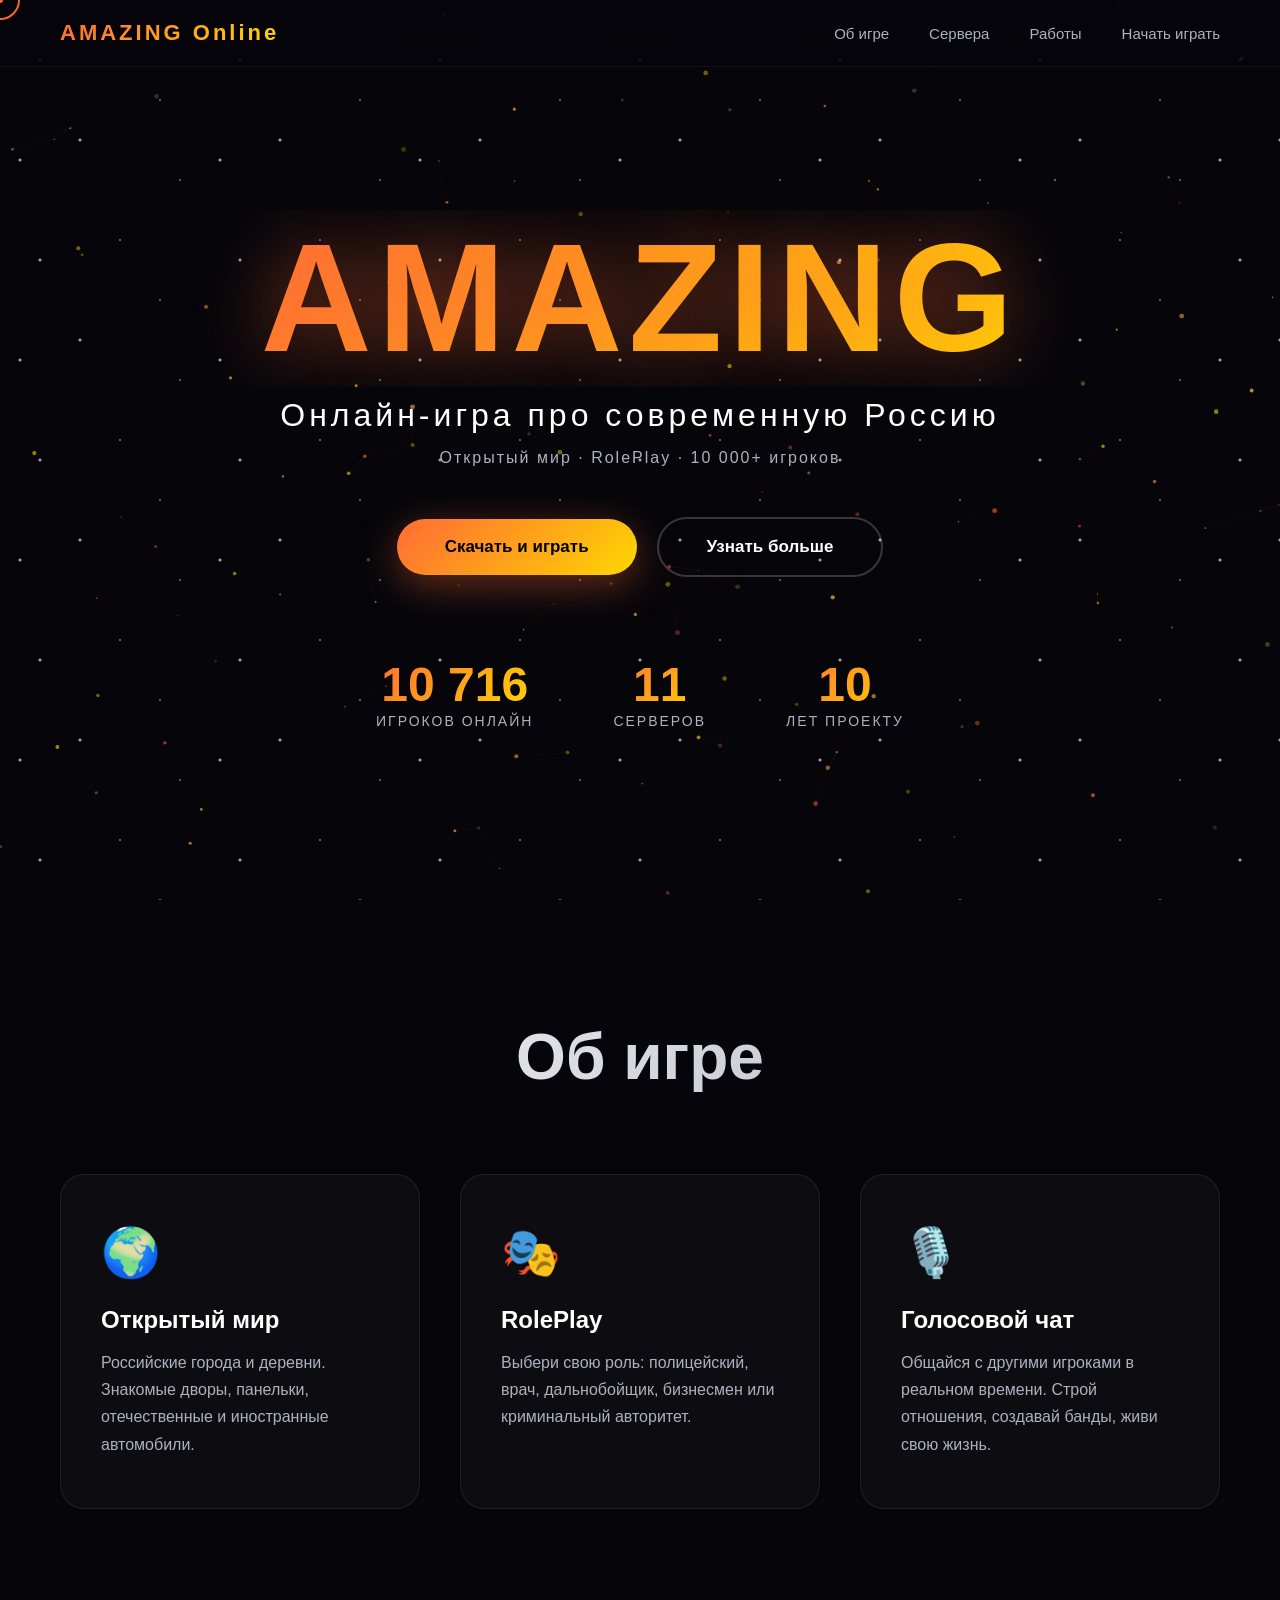
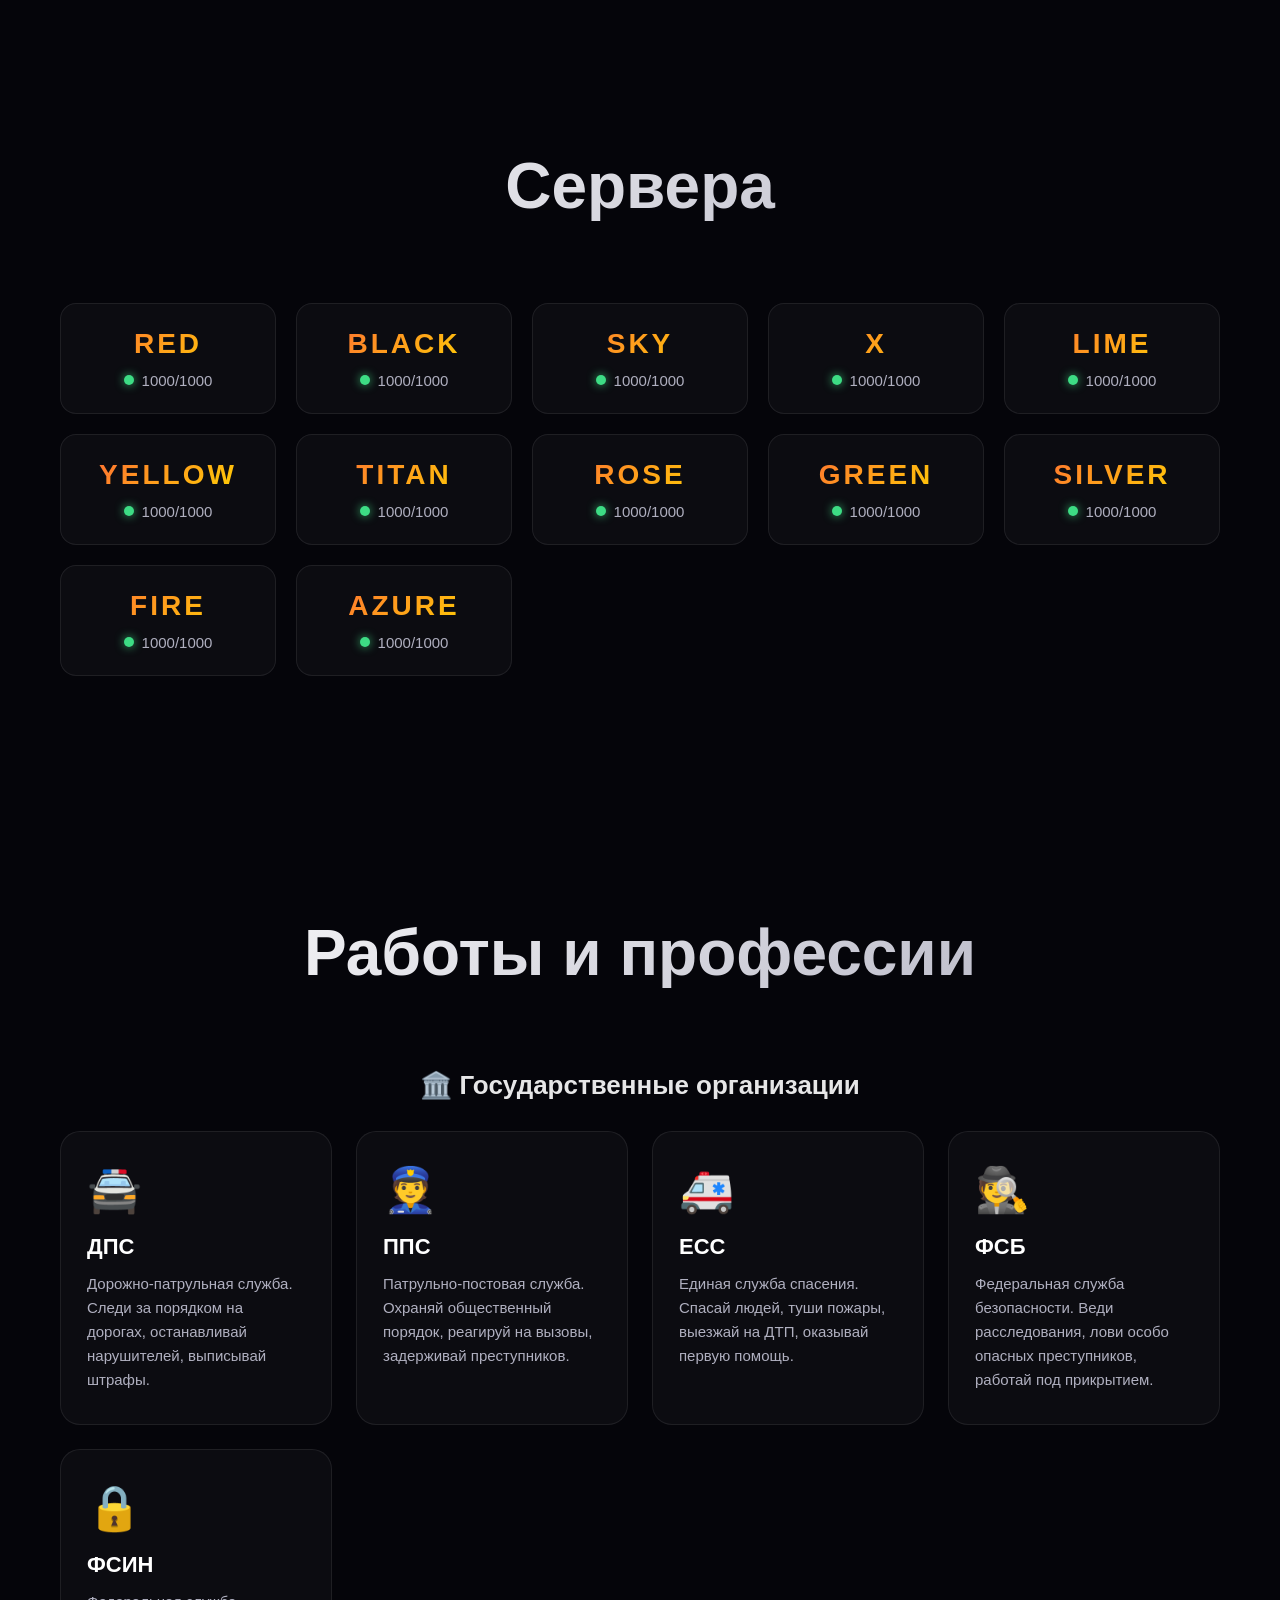
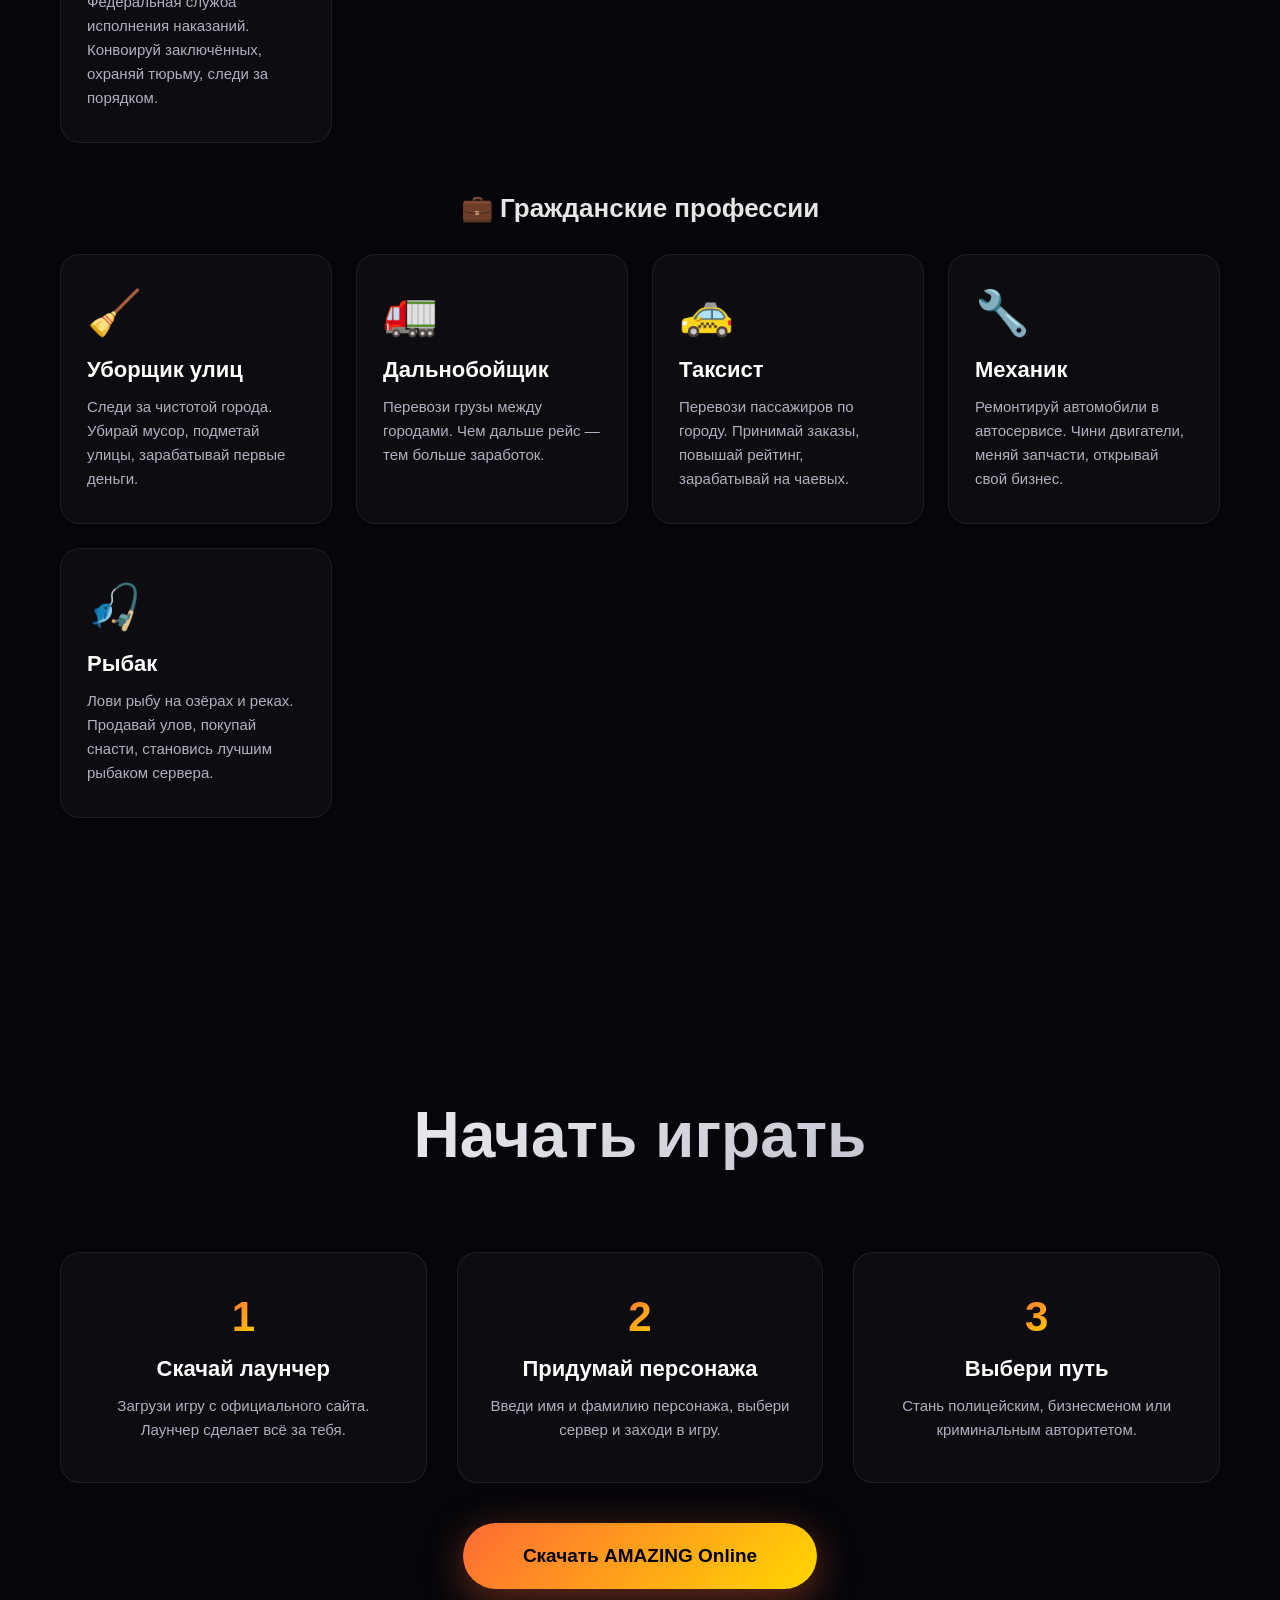
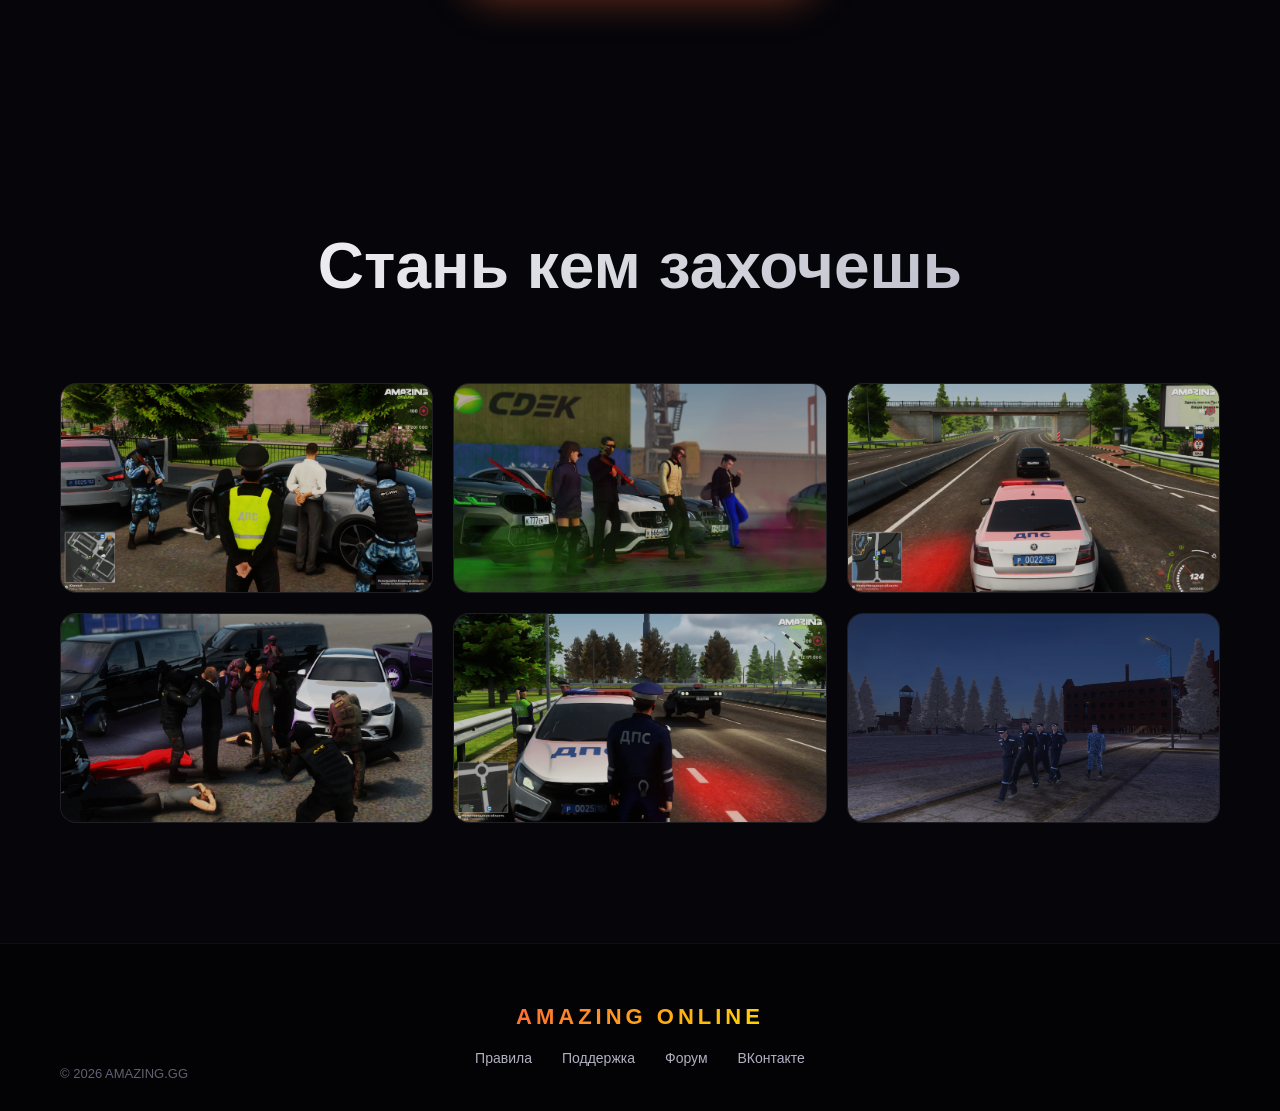
<file: index.html>
<!DOCTYPE html>
<html lang="ru">
<head>
    <meta charset="UTF-8">
    <meta name="viewport" content="width=device-width, initial-scale=1.0">
    <meta name="description" content="AMAZING Online — атмосферная онлайн-игра про современную Россию. Открытый мир, RolePlay, тысячи игроков.">
    <title>AMAZING Online — Играй в свою жизнь</title>
    <link rel="stylesheet" href="style.css">
    <link rel="preconnect" href="https://fonts.googleapis.com">
</head>
<body>

    <!-- Канвас для частиц -->
    <canvas id="particles-canvas"></canvas>

    <!-- Слой параллакса: звёзды -->
    <div class="parallax-layer" data-speed="0.2"></div>
    <div class="parallax-layer" data-speed="0.5"></div>
    <div class="parallax-layer" data-speed="0.8"></div>

    <!-- Прелоадер -->
    <div id="preloader">
        <div class="loader-ring"></div>
        <div class="loader-text">AMAZING</div>
    </div>

    <!-- Курсор -->
    <div class="custom-cursor"></div>
    <div class="custom-cursor-dot"></div>

    <!-- Навигация -->
    <header class="main-header">
        <div class="logo">
    <a href="index.html" class="logo-text">AMAZING Online</a>
</div>
        </div>
        <nav>
            <a href="#about">Об игре</a>
            <a href="#servers">Сервера</a>
            <a href="#jobs">Работы</a>
            <a href="#start">Начать играть</a>
        </nav>
    </header>

    <!-- Hero-секция -->
    <section class="hero">
       <h1 class="hero-title">
    <span class="hero-title-inner" data-text="AMAZING">AMAZING</span>
</h1>
        <p class="hero-subtitle">Онлайн-игра про современную Россию</p>
        <p class="hero-tagline">Открытый мир · RolePlay · 10 000+ игроков</p>

    <div class="hero-buttons">
    <button class="btn-primary" onclick="window.open('https://amazing-online.com/gta', '_blank')">
        Скачать и играть
    </button>
    <button class="btn-secondary" onclick="window.location.href='about.html'">
        Узнать больше
    </button>
</div>
        <div class="hero-stats">
            <div class="stat">
                <span class="stat-number" data-target="10898">0</span>
                <span class="stat-label">Игроков онлайн</span>
            </div>
            <div class="stat">
                <span class="stat-number" data-target="12">0</span>
                <span class="stat-label">Серверов</span>
            </div>
            <div class="stat">
                <span class="stat-number" data-target="11">0</span>
                <span class="stat-label">Лет проекту</span>
            </div>
        </div>
    </section>

    <!-- Секция "Об игре" -->
    <section id="about" class="section about">
        <h2 class="section-title">Об игре</h2>
        <div class="about-grid">
            <div class="about-card" data-delay="0">
                <div class="card-icon">🌍</div>
                <h3>Открытый мир</h3>
                <p>Российские города и деревни. Знакомые дворы, панельки, отечественные и иностранные автомобили.</p>
            </div>
            <div class="about-card" data-delay="200">
                <div class="card-icon">🎭</div>
                <h3>RolePlay</h3>
                <p>Выбери свою роль: полицейский, врач, дальнобойщик, бизнесмен или криминальный авторитет.</p>
            </div>
            <div class="about-card" data-delay="400">
                <div class="card-icon">🎙️</div>
                <h3>Голосовой чат</h3>
                <p>Общайся с другими игроками в реальном времени. Строй отношения, создавай банды, живи свою жизнь.</p>
            </div>
        </div>
    </section>

    <!-- Секция "Сервера" -->
<section id="servers" class="section servers">
    <h2 class="section-title">Сервера</h2>
    <div class="servers-grid" id="servers-grid">

        <div class="server-card">
            <div class="server-name">RED</div>
            <div class="server-status"><span class="status-dot online"></span>1000/1000</div>
        </div>
        <div class="server-card">
            <div class="server-name">BLACK</div>
            <div class="server-status"><span class="status-dot online"></span>1000/1000</div>
        </div>
        <div class="server-card">
            <div class="server-name">SKY</div>
            <div class="server-status"><span class="status-dot online"></span>1000/1000</div>
        </div>
        <div class="server-card">
            <div class="server-name">X</div>
            <div class="server-status"><span class="status-dot online"></span>1000/1000</div>
        </div>
        <div class="server-card">
            <div class="server-name">LIME</div>
            <div class="server-status"><span class="status-dot online"></span>1000/1000</div>
        </div>
        <div class="server-card">
            <div class="server-name">YELLOW</div>
            <div class="server-status"><span class="status-dot online"></span>1000/1000</div>
        </div>
        <div class="server-card">
            <div class="server-name">TITAN</div>
            <div class="server-status"><span class="status-dot online"></span>1000/1000</div>
        </div>
        <div class="server-card">
            <div class="server-name">ROSE</div>
            <div class="server-status"><span class="status-dot online"></span>1000/1000</div>
        </div>
        <div class="server-card">
            <div class="server-name">GREEN</div>
            <div class="server-status"><span class="status-dot online"></span>1000/1000</div>
        </div>
        <div class="server-card">
            <div class="server-name">SILVER</div>
            <div class="server-status"><span class="status-dot online"></span>1000/1000</div>
        </div>
        <div class="server-card">
            <div class="server-name">FIRE</div>
            <div class="server-status"><span class="status-dot online"></span>1000/1000</div>
        </div>
        <div class="server-card">
            <div class="server-name">AZURE</div>
            <div class="server-status"><span class="status-dot online"></span>1000/1000</div>
        </div>

    </div>
</section>

    <!-- Секция "Работы" -->
<section id="jobs" class="section jobs">
    <h2 class="section-title">Работы и профессии</h2>

    <h3 class="jobs-subtitle">🏛️ Государственные организации</h3>
    <div class="jobs-grid">
        <div class="job-card">
            <div class="job-icon">🚔</div>
            <h3>ДПС</h3>
            <p>Дорожно-патрульная служба. Следи за порядком на дорогах, останавливай нарушителей, выписывай штрафы.</p>
        </div>
        <div class="job-card">
            <div class="job-icon">👮</div>
            <h3>ППС</h3>
            <p>Патрульно-постовая служба. Охраняй общественный порядок, реагируй на вызовы, задерживай преступников.</p>
        </div>
        <div class="job-card">
            <div class="job-icon">🚑</div>
            <h3>ЕСС</h3>
            <p>Единая служба спасения. Спасай людей, туши пожары, выезжай на ДТП, оказывай первую помощь.</p>
        </div>
        <div class="job-card">
            <div class="job-icon">🕵️</div>
            <h3>ФСБ</h3>
            <p>Федеральная служба безопасности. Веди расследования, лови особо опасных преступников, работай под прикрытием.</p>
        </div>
        <div class="job-card">
            <div class="job-icon">🔒</div>
            <h3>ФСИН</h3>
            <p>Федеральная служба исполнения наказаний. Конвоируй заключённых, охраняй тюрьму, следи за порядком.</p>
        </div>
    </div>

    <h3 class="jobs-subtitle">💼 Гражданские профессии</h3>
    <div class="jobs-grid">
        <div class="job-card">
            <div class="job-icon">🧹</div>
            <h3>Уборщик улиц</h3>
            <p>Следи за чистотой города. Убирай мусор, подметай улицы, зарабатывай первые деньги.</p>
        </div>
        <div class="job-card">
            <div class="job-icon">🚛</div>
            <h3>Дальнобойщик</h3>
            <p>Перевози грузы между городами. Чем дальше рейс — тем больше заработок.</p>
        </div>
        <div class="job-card">
            <div class="job-icon">🚕</div>
            <h3>Таксист</h3>
            <p>Перевози пассажиров по городу. Принимай заказы, повышай рейтинг, зарабатывай на чаевых.</p>
        </div>
        <div class="job-card">
            <div class="job-icon">🔧</div>
            <h3>Механик</h3>
            <p>Ремонтируй автомобили в автосервисе. Чини двигатели, меняй запчасти, открывай свой бизнес.</p>
        </div>
        <div class="job-card">
            <div class="job-icon">🎣</div>
            <h3>Рыбак</h3>
            <p>Лови рыбу на озёрах и реках. Продавай улов, покупай снасти, становись лучшим рыбаком сервера.</p>
        </div>
    </div>
</section>

    <!-- Секция "Начать играть" -->
    <section id="start" class="section start">
        <h2 class="section-title">Начать играть</h2>
        <div class="start-steps">
            <div class="step">
                <span class="step-number">1</span>
                <h3>Скачай лаунчер</h3>
                <p>Загрузи игру с официального сайта. Лаунчер сделает всё за тебя.</p>
            </div>
            <div class="step">
                <span class="step-number">2</span>
                <h3>Придумай персонажа</h3>
                <p>Введи имя и фамилию персонажа, выбери сервер и заходи в игру.</p>
            </div>
            <div class="step">
                <span class="step-number">3</span>
                <h3>Выбери путь</h3>
                <p>Стань полицейским, бизнесменом или криминальным авторитетом.</p>
            </div>
        </div>
        <button class="btn-primary btn-large" onclick="window.open('https://amazing-online.com', '_blank')">
            Скачать AMAZING Online
        </button>
    </section>

    <!-- Футер -->
  <!-- ✅ ГАЛЕРЕЯ -->
<section class="section gallery">
    <h2 class="section-title">Стань кем захочешь</h2>
    <div class="gallery-grid">
        <div class="gallery-item">
            <img src="game1.jpg" alt="Скриншот 1">
        </div>
        <div class="gallery-item">
            <img src="game2.jpg" alt="Скриншот 2">
        </div>
        <div class="gallery-item">
            <img src="game4.jpg" alt="Скриншот 3">
        </div>
        <div class="gallery-item">
            <img src="game5.jpg" alt="Скриншот 4">
        </div>
        <div class="gallery-item">
            <img src="game13.jpg" alt="Скриншот 5">
        </div>
        <div class="gallery-item">
            <img src="game8.jpg" alt="Скриншот 6">
        </div>
    </div>
</section>
    <footer class="main-footer">
        <div class="footer-content">
            <div class="footer-logo">AMAZING ONLINE</div>
          <div class="footer-links">
    <a href="https://amazing-online.com/rules/1-atmosfera" target="_blank" rel="noopener">Правила</a>
    <a href="https://amazing-online.com/help/technical" target="_blank" rel="noopener">Поддержка</a>
    <a href="https://forum.amazing-online.com/" target="_blank" rel="noopener">Форум</a>
    <a href="https://vk.com/amazingonline" target="_blank" rel="noopener">ВКонтакте</a>
</div>
            </div>
            <div class="footer-copy">© 2026 AMAZING.GG</div>
        </div>
    </footer>

    <script src="particles.js"></script>
    <script src="parallax.js"></script>
    <script src="script.js"></script>
</body>
</html>
</file>
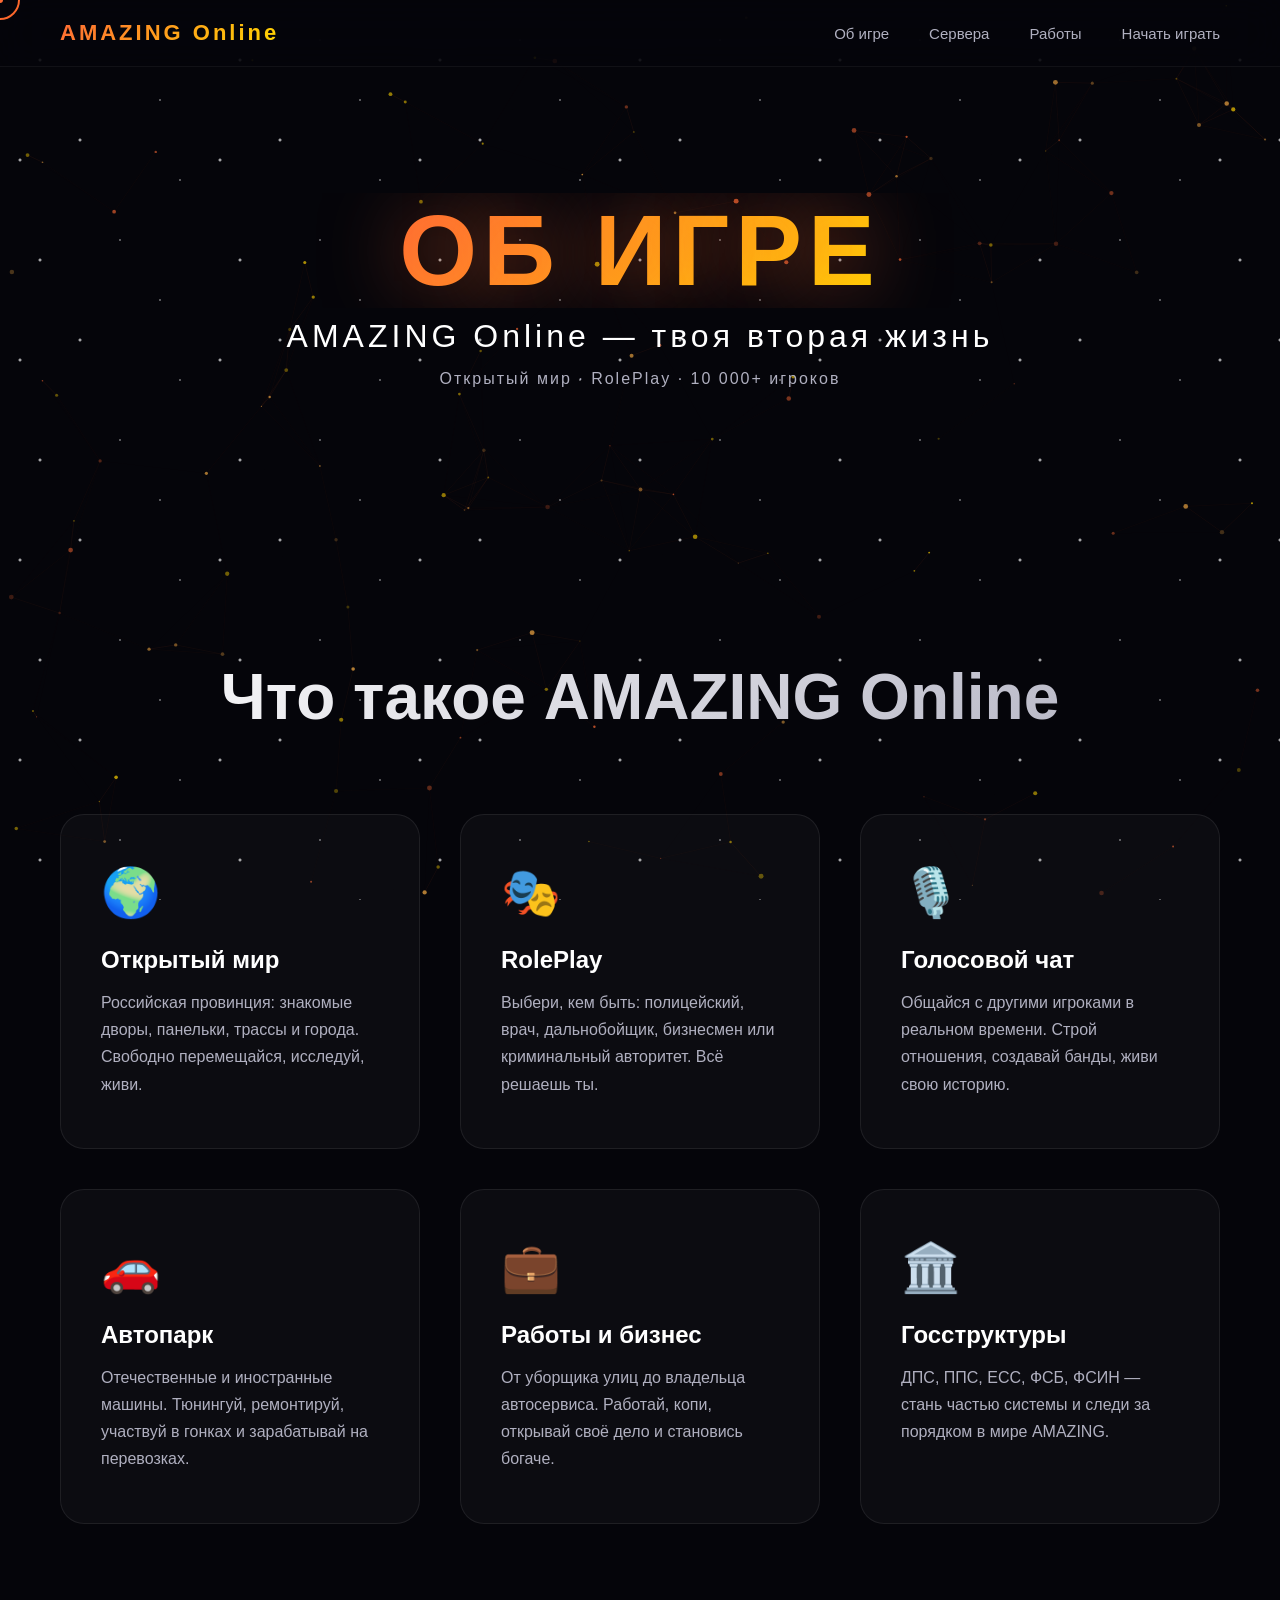
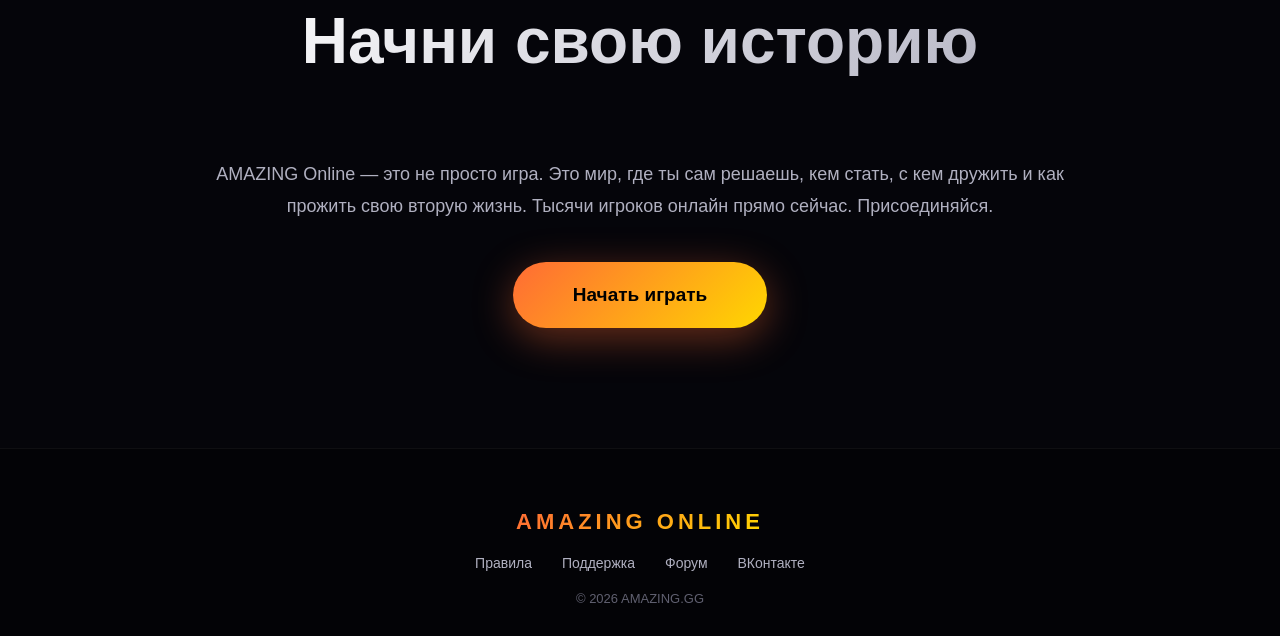
<file: about.html>
<!DOCTYPE html>
<html lang="ru">
<head>
    <meta charset="UTF-8">
    <meta name="viewport" content="width=device-width, initial-scale=1.0">
    <meta name="description" content="Об игре AMAZING Online — атмосферная онлайн-игра про современную Россию.">
    <title>Об игре — AMAZING Online</title>
    <link rel="stylesheet" href="style.css">
</head>
<body>

    <!-- Канвас частиц -->
    <canvas id="particles-canvas"></canvas>

    <!-- Параллакс-слои -->
    <div class="parallax-layer" data-speed="0.2"></div>
    <div class="parallax-layer" data-speed="0.5"></div>
    <div class="parallax-layer" data-speed="0.8"></div>

    <!-- Курсор -->
    <div class="custom-cursor"></div>
    <div class="custom-cursor-dot"></div>

    <!-- Навигация -->
    <header class="main-header">
    <div class="logo">
    <a href="index.html" class="logo-text">AMAZING Online</a>
</div>
        <nav>
            <a href="index.html#about">Об игре</a>
            <a href="index.html#servers">Сервера</a>
            <a href="index.html#jobs">Работы</a>
            <a href="index.html#start">Начать играть</a>
        </nav>
    </header>

    <!-- Главная секция -->
    <section class="hero" style="min-height: 60vh;">
        <h1 class="hero-title" style="font-size: clamp(40px, 8vw, 100px);">
            <span class="hero-title-inner">ОБ ИГРЕ</span>
        </h1>
        <p class="hero-subtitle">AMAZING Online — твоя вторая жизнь</p>
        <p class="hero-tagline">Открытый мир · RolePlay · 10 000+ игроков</p>
    </section>

    <!-- Секция с текстом -->
    <section class="section about">
        <h2 class="section-title">Что такое AMAZING Online</h2>

        <div class="about-grid">
            <div class="about-card visible">
                <div class="card-icon">🌍</div>
                <h3>Открытый мир</h3>
                <p>Российская провинция: знакомые дворы, панельки, трассы и города. Свободно перемещайся, исследуй, живи.</p>
            </div>
            <div class="about-card visible">
                <div class="card-icon">🎭</div>
                <h3>RolePlay</h3>
                <p>Выбери, кем быть: полицейский, врач, дальнобойщик, бизнесмен или криминальный авторитет. Всё решаешь ты.</p>
            </div>
            <div class="about-card visible">
                <div class="card-icon">🎙️</div>
                <h3>Голосовой чат</h3>
                <p>Общайся с другими игроками в реальном времени. Строй отношения, создавай банды, живи свою историю.</p>
            </div>
            <div class="about-card visible">
                <div class="card-icon">🚗</div>
                <h3>Автопарк</h3>
                <p>Отечественные и иностранные машины. Тюнингуй, ремонтируй, участвуй в гонках и зарабатывай на перевозках.</p>
            </div>
            <div class="about-card visible">
                <div class="card-icon">💼</div>
                <h3>Работы и бизнес</h3>
                <p>От уборщика улиц до владельца автосервиса. Работай, копи, открывай своё дело и становись богаче.</p>
            </div>
            <div class="about-card visible">
                <div class="card-icon">🏛️</div>
                <h3>Госструктуры</h3>
                <p>ДПС, ППС, ЕСС, ФСБ, ФСИН — стань частью системы и следи за порядком в мире AMAZING.</p>
            </div>
        </div>

        <div style="max-width: 900px; margin: 80px auto 0; text-align: center;">
            <h2 class="section-title">Начни свою историю</h2>
            <p style="font-size: 18px; color: #b0b0c0; line-height: 1.8; margin-bottom: 40px;">
                AMAZING Online — это не просто игра. Это мир, где ты сам решаешь, кем стать,
                с кем дружить и как прожить свою вторую жизнь. Тысячи игроков онлайн прямо сейчас.
                Присоединяйся.
            </p>
            <button class="btn-primary btn-large" onclick="window.location.href='index.html#start'">
                Начать играть
            </button>
        </div>
    </section>

    <!-- Футер -->
    <footer class="main-footer">
        <div class="footer-content">
            <div class="footer-logo">AMAZING ONLINE</div>
            <div class="footer-links">
                <a href="https://amazing-online.com/rules/1-atmosfera" target="_blank" rel="noopener">Правила</a>
                <a href="https://amazing-online.com/help/technical" target="_blank" rel="noopener">Поддержка</a>
                <a href="https://forum.amazing-online.com/" target="_blank" rel="noopener">Форум</a>
                <a href="https://vk.com/amazingonline" target="_blank" rel="noopener">ВКонтакте</a>
            </div>
            <div class="footer-copy">© 2026 AMAZING.GG</div>
        </div>
    </footer>

    <script src="particles.js"></script>
    <script src="parallax.js"></script>
    <script>
        // Курсор
        const cursor = document.querySelector('.custom-cursor');
        const cursorDot = document.querySelector('.custom-cursor-dot');
        if (cursor && cursorDot) {
            let cx = 0, cy = 0, dx = 0, dy = 0;
            document.addEventListener('mousemove', (e) => { cx = e.clientX; cy = e.clientY; });
            (function animate() {
                dx += (cx - dx) * 0.9;
                dy += (cy - dy) * 0.9;
                cursor.style.transform = `translate(${cx - 20}px, ${cy - 20}px)`;
                cursorDot.style.transform = `translate(${dx - 3}px, ${dy - 3}px)`;
                requestAnimationFrame(animate);
            })();
        }
    </script>

</body>
</html>
</file>
<file: style.css>
/* ============================================
   AMAZING ONLINE — MAIN STYLES
   ============================================ */

:root {
    --bg-dark: #05050a;
    --bg-mid: #0f0f1a;
    --accent: #ff6b35;
    --accent-2: #ffb347;
    --accent-3: #ffd700;
    --text-primary: #ffffff;
    --text-secondary: #b0b0c0;
    --glow: rgba(255, 107, 53, 0.6);
}

* {
    margin: 0;
    padding: 0;
    box-sizing: border-box;
}

html {
    scroll-behavior: smooth;
}

body {
    background: var(--bg-dark);
    color: var(--text-primary);
    font-family: 'Segoe UI', -apple-system, BlinkMacSystemFont, sans-serif;
    overflow-x: hidden;
    cursor: none;
}

/* ============================================
   КАСТОМНЫЙ КУРСОР
   ============================================ */
.custom-cursor {
    position: fixed;
    width: 40px;
    height: 40px;
    border: 2px solid var(--accent);
    border-radius: 50%;
    pointer-events: none;
    z-index: 9999;
    transition: transform 0.1s ease, width 0.2s, height 0.2s;
    mix-blend-mode: difference;
}

.custom-cursor-dot {
    position: fixed;
    width: 6px;
    height: 6px;
    background: var(--accent);
    border-radius: 50%;
    pointer-events: none;
    z-index: 9999;
    transition: transform 0.05s ease;
}

/* ============================================
   ПРЕЛОАДЕР
   ============================================ */
#preloader {
    position: fixed;
    inset: 0;
    background: var(--bg-dark);
    display: flex;
    flex-direction: column;
    justify-content: center;
    align-items: center;
    z-index: 10000;
    transition: opacity 0.8s ease, visibility 0.8s ease;
}

#preloader.hidden {
    opacity: 0;
    visibility: hidden;
}

.loader-ring {
    width: 80px;
    height: 80px;
    border: 4px solid transparent;
    border-top-color: var(--accent);
    border-right-color: var(--accent-2);
    border-radius: 50%;
    animation: spin 1s linear infinite;
}

.loader-text {
    margin-top: 30px;
    font-size: 24px;
    font-weight: 800;
    letter-spacing: 8px;
    background: linear-gradient(90deg, var(--accent), var(--accent-3));
    -webkit-background-clip: text;
    -webkit-text-fill-color: transparent;
    animation: pulse 1.5s ease-in-out infinite;
}

@keyframes spin {
    to { transform: rotate(360deg); }
}

@keyframes pulse {
    0%, 100% { opacity: 0.5; }
    50% { opacity: 1; }
}

/* ============================================
   КАНВАС ЧАСТИЦ
   ============================================ */
#particles-canvas {
    position: fixed;
    inset: 0;
    z-index: 0;
    pointer-events: none;
}

/* ============================================
   ПАРАЛЛАКС-СЛОИ
   ============================================ */
.parallax-layer {
    position: fixed;
    inset: 0;
    pointer-events: none;
    z-index: 0;
}

.parallax-layer::before {
    content: '';
    position: absolute;
    inset: 0;
    background-image: radial-gradient(2px 2px at 20% 30%, white, transparent),
                      radial-gradient(2px 2px at 40% 70%, white, transparent),
                      radial-gradient(1px 1px at 60% 20%, white, transparent),
                      radial-gradient(1px 1px at 80% 50%, white, transparent),
                      radial-gradient(2px 2px at 10% 80%, white, transparent),
                      radial-gradient(1px 1px at 90% 90%, white, transparent);
    background-size: 200px 200px;
    opacity: 0.6;
    animation: drift 60s linear infinite;
}

.parallax-layer[data-speed="0.2"]::before { opacity: 0.2; }
.parallax-layer[data-speed="0.5"]::before { opacity: 0.4; }
.parallax-layer[data-speed="0.8"]::before { opacity: 0.7; }

@keyframes drift {
    from { transform: translateY(0); }
    to { transform: translateY(-200px); }
}

/* ============================================
   ХЕДЕР
   ============================================ */
.main-header {
    position: fixed;
    top: 0;
    left: 0;
    right: 0;
    display: flex;
    justify-content: space-between;
    align-items: center;
    padding: 20px 60px;
    z-index: 100;
    background: rgba(5, 5, 10, 0.7);
    backdrop-filter: blur(20px);
    border-bottom: 1px solid rgba(255, 255, 255, 0.05);
    transition: padding 0.3s ease;
}

.main-header.scrolled {
    padding: 12px 60px;
}

.logo img {
    height: 40px;
    transition: transform 0.3s ease;
}

.logo img:hover {
    transform: scale(1.1);
}

/* ✅ ТЕКСТОВЫЙ ЛОГОТИП */
.logo-text {
    color: #ffffff;
    text-decoration: none;
    font-size: 22px;
    font-weight: 900;
    letter-spacing: 3px;
    background: linear-gradient(135deg, var(--accent), var(--accent-3));
    -webkit-background-clip: text;
    -webkit-text-fill-color: transparent;
    background-clip: text;
    transition: transform 0.3s ease;
    display: inline-block;
}

.logo-text:hover {
    transform: scale(1.05);
}

.main-header nav {
    display: flex;
    gap: 40px;
}

.main-header nav a {
    color: var(--text-secondary);
    text-decoration: none;
    font-size: 15px;
    font-weight: 500;
    position: relative;
    transition: color 0.3s ease;
}

.main-header nav a::after {
    content: '';
    position: absolute;
    bottom: -4px;
    left: 0;
    width: 0;
    height: 2px;
    background: linear-gradient(90deg, var(--accent), var(--accent-3));
    transition: width 0.3s ease;
}

.main-header nav a:hover {
    color: var(--text-primary);
}

.main-header nav a:hover::after {
    width: 100%;
}

/* ============================================
   HERO
   ============================================ */
.hero {
    min-height: 100vh;
    display: flex;
    flex-direction: column;
    justify-content: center;
    align-items: center;
    text-align: center;
    padding: 120px 20px 80px;
    position: relative;
    z-index: 1;
}

.hero-title {
    font-size: clamp(60px, 12vw, 160px);
    font-weight: 900;
    letter-spacing: 6px;
    position: relative;
    overflow: hidden;
    width: 100%;
    display: flex;
    justify-content: center;
}

.hero-title-inner {
    display: inline-block;
    white-space: nowrap;
    background: linear-gradient(135deg, var(--accent), var(--accent-3), var(--accent));
    background-size: 200% 200%;
    -webkit-background-clip: text;
    -webkit-text-fill-color: transparent;
    animation: gradientShift 4s ease infinite, scrollTitle 7s ease-in-out infinite;
    text-shadow: 0 0 80px var(--glow);
}

@keyframes gradientShift {
    0%, 100% { background-position: 0% 50%; }
    50% { background-position: 100% 50%; }
}

@keyframes scrollTitle {
    0%   { transform: translateX(0);     opacity: 1; }
    40%  { transform: translateX(0);     opacity: 1; }
    65%  { transform: translateX(130%);  opacity: 0; }
    66%  { transform: translateX(-130%); opacity: 0; }
    100% { transform: translateX(0);     opacity: 1; }
}

.hero-subtitle {
    font-size: clamp(20px, 3vw, 32px);
    color: var(--text-primary);
    margin-top: 10px;
    font-weight: 300;
    letter-spacing: 4px;
    opacity: 0;
    animation: fadeInUp 1s ease 0.3s forwards;
}

.hero-tagline {
    font-size: 16px;
    color: var(--text-secondary);
    margin-top: 15px;
    letter-spacing: 2px;
    opacity: 0;
    animation: fadeInUp 1s ease 0.5s forwards;
}

@keyframes fadeInUp {
    from { opacity: 0; transform: translateY(30px); }
    to   { opacity: 1; transform: translateY(0); }
}

/* ============================================
   КНОПКИ
   ============================================ */
.hero-buttons {
    display: flex;
    flex-direction: row;
    justify-content: center;
    align-items: center;
    gap: 20px;
    margin-top: 50px;
    opacity: 0;
    animation: fadeInUp 1s ease 0.7s forwards;
    width: 100%;
}

.btn-primary, .btn-secondary {
    padding: 18px 48px;
    border: none;
    border-radius: 50px;
    font-size: 17px;
    font-weight: 700;
    cursor: none;
    transition: all 0.4s cubic-bezier(0.175, 0.885, 0.32, 1.275);
    position: relative;
    overflow: hidden;
}

.btn-primary {
    background: linear-gradient(135deg, var(--accent), var(--accent-3));
    color: #000;
    box-shadow: 0 10px 40px rgba(255, 107, 53, 0.4);
}

.btn-primary:hover {
    transform: translateY(-5px) scale(1.05);
    box-shadow: 0 20px 60px rgba(255, 107, 53, 0.6);
}

.btn-secondary {
    background: transparent;
    color: var(--text-primary);
    border: 2px solid rgba(255, 255, 255, 0.2);
}

.btn-secondary:hover {
    border-color: var(--accent);
    color: var(--accent);
    transform: translateY(-5px);
}

/* ============================================
   БОЛЬШАЯ КНОПКА — ПО ЦЕНТРУ
   ============================================ */
.btn-large {
    padding: 22px 60px;
    font-size: 19px;
    margin: 40px auto 0;
    display: block;
}

/* ============================================
   СТАТИСТИКА
   ============================================ */
.hero-stats {
    display: flex;
    gap: 80px;
    margin-top: 80px;
    opacity: 0;
    animation: fadeInUp 1s ease 0.9s forwards;
}

.stat { text-align: center; }

.stat-number {
    display: block;
    font-size: 48px;
    font-weight: 900;
    background: linear-gradient(135deg, var(--accent), var(--accent-3));
    -webkit-background-clip: text;
    -webkit-text-fill-color: transparent;
}

.stat-label {
    font-size: 14px;
    color: var(--text-secondary);
    letter-spacing: 2px;
    text-transform: uppercase;
}

/* ============================================
   СЕКЦИИ
   ============================================ */
.section {
    padding: 120px 60px;
    position: relative;
    z-index: 1;
}

.section-title {
    font-size: clamp(36px, 5vw, 64px);
    font-weight: 800;
    text-align: center;
    margin-bottom: 80px;
    background: linear-gradient(135deg, var(--text-primary), var(--text-secondary));
    -webkit-background-clip: text;
    -webkit-text-fill-color: transparent;
}

/* ============================================
   GRID "ОБ ИГРЕ"
   ============================================ */
.about-grid {
    display: grid;
    grid-template-columns: repeat(auto-fit, minmax(300px, 1fr));
    gap: 40px;
    max-width: 1200px;
    margin: 0 auto;
}

.about-card {
    background: rgba(255, 255, 255, 0.03);
    border: 1px solid rgba(255, 255, 255, 0.08);
    border-radius: 24px;
    padding: 50px 40px;
    transition: all 0.5s ease;
    opacity: 0;
    transform: translateY(50px);
}

.about-card.visible {
    opacity: 1;
    transform: translateY(0);
}

.about-card:hover {
    background: rgba(255, 107, 53, 0.05);
    border-color: rgba(255, 107, 53, 0.3);
    transform: translateY(-10px);
    box-shadow: 0 30px 80px rgba(255, 107, 53, 0.15);
}

.card-icon {
    font-size: 48px;
    margin-bottom: 25px;
}

.about-card h3 {
    font-size: 24px;
    margin-bottom: 15px;
    color: var(--text-primary);
}

.about-card p {
    font-size: 16px;
    color: var(--text-secondary);
    line-height: 1.7;
}

/* ============================================
   СЕРВЕРА
   ============================================ */
.servers-grid {
    display: grid;
    grid-template-columns: repeat(auto-fit, minmax(200px, 1fr));
    gap: 20px;
    max-width: 1200px;
    margin: 0 auto;
}

.server-card {
    background: rgba(255, 255, 255, 0.03);
    border: 1px solid rgba(255, 255, 255, 0.08);
    border-radius: 16px;
    padding: 24px 20px;
    text-align: center;
    transition: all 0.4s ease;
    position: relative;
    overflow: hidden;
}

.server-card::before {
    content: '';
    position: absolute;
    inset: 0;
    background: linear-gradient(135deg, rgba(255, 107, 53, 0.1), transparent);
    opacity: 0;
    transition: opacity 0.4s ease;
}

.server-card:hover {
    transform: translateY(-6px);
    border-color: rgba(255, 107, 53, 0.5);
    box-shadow: 0 20px 50px rgba(255, 107, 53, 0.25);
}

.server-card:hover::before {
    opacity: 1;
}

.server-name {
    font-size: 28px;
    font-weight: 900;
    letter-spacing: 3px;
    background: linear-gradient(135deg, #ff6b35, #ffd700);
    -webkit-background-clip: text;
    -webkit-text-fill-color: transparent;
    margin-bottom: 12px;
    position: relative;
    z-index: 1;
}

.server-status {
    display: flex;
    align-items: center;
    justify-content: center;
    gap: 8px;
    font-size: 15px;
    color: #b0b0c0;
    position: relative;
    z-index: 1;
}

.status-dot {
    width: 10px;
    height: 10px;
    border-radius: 50%;
    display: inline-block;
}

.status-dot.online {
    background: #3ddc84;
    box-shadow: 0 0 10px rgba(61, 220, 132, 0.8);
    animation: pulseOnline 2s infinite;
}

@keyframes pulseOnline {
    0%, 100% { box-shadow: 0 0 6px rgba(61, 220, 132, 0.6); }
    50%      { box-shadow: 0 0 16px rgba(61, 220, 132, 1); }
}

/* ============================================
   РАБОТЫ И ПРОФЕССИИ
   ============================================ */
.jobs-subtitle {
    text-align: center;
    font-size: 26px;
    font-weight: 700;
    margin: 50px 0 30px;
    color: #ffffff;
    opacity: 0.9;
}

.jobs-subtitle:first-of-type {
    margin-top: 0;
}

.jobs-grid {
    display: grid;
    grid-template-columns: repeat(auto-fit, minmax(260px, 1fr));
    gap: 24px;
    max-width: 1200px;
    margin: 0 auto 40px;
}

.job-card {
    background: rgba(255, 255, 255, 0.03);
    border: 1px solid rgba(255, 255, 255, 0.08);
    border-radius: 20px;
    padding: 32px 26px;
    transition: all 0.4s ease;
    position: relative;
    overflow: hidden;
}

.job-card::after {
    content: '';
    position: absolute;
    top: -50%;
    left: -50%;
    width: 200%;
    height: 200%;
    background: radial-gradient(circle, rgba(255, 107, 53, 0.15) 0%, transparent 70%);
    opacity: 0;
    transition: opacity 0.4s ease;
}

.job-card:hover {
    transform: translateY(-8px) scale(1.02);
    border-color: rgba(255, 107, 53, 0.4);
    box-shadow: 0 25px 60px rgba(255, 107, 53, 0.2);
}

.job-card:hover::after {
    opacity: 1;
}

.job-icon {
    font-size: 44px;
    margin-bottom: 18px;
    position: relative;
    z-index: 1;
    transition: transform 0.4s ease;
}

.job-card:hover .job-icon {
    transform: scale(1.15) rotate(-5deg);
}

.job-card h3 {
    font-size: 22px;
    font-weight: 800;
    margin-bottom: 12px;
    color: #ffffff;
    position: relative;
    z-index: 1;
}

.job-card p {
    font-size: 15px;
    line-height: 1.6;
    color: #b0b0c0;
    position: relative;
    z-index: 1;
}

/* ============================================
   НАЧАТЬ ИГРАТЬ — ВСЁ ПО ЦЕНТРУ
   ============================================ */
.start {
    text-align: center;
}

.start-steps {
    display: grid;
    grid-template-columns: repeat(auto-fit, minmax(260px, 1fr));
    gap: 30px;
    max-width: 1200px;
    margin: 0 auto;
    text-align: center;
}

.step {
    background: rgba(255, 255, 255, 0.03);
    border: 1px solid rgba(255, 255, 255, 0.08);
    border-radius: 20px;
    padding: 40px 30px;
    transition: all 0.4s ease;
}

.step:hover {
    transform: translateY(-6px);
    border-color: rgba(255, 107, 53, 0.4);
    box-shadow: 0 20px 50px rgba(255, 107, 53, 0.2);
}

.step-number {
    display: inline-block;
    font-size: 42px;
    font-weight: 900;
    background: linear-gradient(135deg, var(--accent), var(--accent-3));
    -webkit-background-clip: text;
    -webkit-text-fill-color: transparent;
    margin-bottom: 15px;
}

.step h3 {
    font-size: 22px;
    margin-bottom: 12px;
    color: #ffffff;
}

.step p {
    font-size: 15px;
    color: #b0b0c0;
    line-height: 1.6;
}

/* ============================================
   ФУТЕР
   ============================================ */
.main-footer {
    padding: 60px 60px 30px;
    background: rgba(0, 0, 0, 0.4);
    border-top: 1px solid rgba(255, 255, 255, 0.05);
    position: relative;
    z-index: 1;
}

.footer-content {
    display: flex;
    flex-direction: column;
    align-items: center;
    gap: 20px;
}

.footer-logo {
    font-size: 22px;
    font-weight: 900;
    letter-spacing: 4px;
    background: linear-gradient(135deg, var(--accent), var(--accent-3));-webkit-background-clip: text;
    -webkit-text-fill-color: transparent;
}

.footer-links {
    display: flex;
    gap: 30px;
    flex-wrap: wrap;
    justify-content: center;
}

.footer-links a {
    color: var(--text-secondary);
    text-decoration: none;
    font-size: 14px;
    transition: color 0.3s ease;
}

.footer-links a:hover {
    color: var(--accent);
}

.footer-copy {
    font-size: 13px;
    color: #606070;
}

/* ============================================
   АДАПТИВ — ✅ ИСПРАВЛЕНО
   ============================================ */
/* ============================================
   АДАПТИВ — ПЛАНШЕТЫ
   ============================================ */
max-width: 1024px {
    .main-header {
        padding: 15px 30px;
    }

    .main-header nav {
        gap: 25px;
    }

    .main-header nav a {
        font-size: 14px;
    }

    .section {
        padding: 100px 40px;
    }

    .servers-grid {
        grid-template-columns: repeat(3, 1fr);
    }

    .jobs-grid {
        grid-template-columns: repeat(2, 1fr);
    }

    .gallery-grid {
        grid-template-columns: repeat(2, 1fr);
    }
}

/* ============================================
   АДАПТИВ — ТЕЛЕФОНЫ
   ============================================ */
max-width: 768px {

    /* ХЕДЕР */
    .main-header {
        padding: 12px 16px;
    }

    .main-header nav {
        display: none;
    }

    .logo-text {
        font-size: 18px;
        letter-spacing: 2px;
    }

    /* HERO */
    .hero {
        padding: 90px 16px 60px;
        min-height: auto;
    }

    .hero-title {
        font-size: clamp(40px, 14vw, 80px);
        letter-spacing: 3px;
    }

    .hero-subtitle {
        font-size: clamp(16px, 4.5vw, 22px);
        letter-spacing: 2px;
    }

    .hero-tagline {
        font-size: 13px;
        letter-spacing: 1px;
    }

    /* КНОПКИ */
    .hero-buttons {
        flex-direction: column;
        gap: 14px;
        margin-top: 35px;
        width: 100%;
        padding: 0 10px;
    }

    .btn-primary,
    .btn-secondary {
        width: 100%;
        max-width: 320px;
        padding: 16px 30px;
        font-size: 15px;
    }

    .btn-large {
        padding: 18px 40px;
        font-size: 16px;
        max-width: 320px;
    }

    /* СТАТИСТИКА */
    .hero-stats {
        flex-direction: column;
        gap: 25px;
        margin-top: 50px;
    }

    .stat-number {
        font-size: 36px;
    }

    .stat-label {
        font-size: 12px;
    }

    /* СЕКЦИИ */
    .section {
        padding: 70px 16px;
    }

    .section-title {
        font-size: clamp(28px, 8vw, 42px);
        margin-bottom: 40px;
    }

    /* ОБ ИГРЕ */
    .about-grid {
        grid-template-columns: 1fr;
        gap: 20px;
    }

    .about-card {
        padding: 30px 24px;
        border-radius: 18px;
    }

    .card-icon {
        font-size: 38px;
        margin-bottom: 16px;
    }

    .about-card h3 {
        font-size: 20px;
    }

    .about-card p {
        font-size: 14px;
        line-height: 1.6;
    }

    /* СЕРВЕРА */
    .servers-grid {
        grid-template-columns: repeat(2, 1fr);
        gap: 10px;
    }

    .server-card {
        padding: 18px 14px;
        border-radius: 14px;
    }

    .server-name {
        font-size: 18px;
        letter-spacing: 2px;
    }

    .server-status {
        font-size: 12px;
        gap: 6px;
    }

    .status-dot {
        width: 8px;
        height: 8px;
    }

    /* РАБОТЫ */
    .jobs-subtitle {
        font-size: 20px;
        margin: 30px 0 20px;
    }

    .jobs-grid {
        grid-template-columns: 1fr;
        gap: 16px;
    }

    .job-card {
        padding: 24px 20px;
        border-radius: 16px;
    }

    .job-icon {
        font-size: 34px;
        margin-bottom: 12px;
    }

    .job-card h3 {
        font-size: 18px;
        margin-bottom: 8px;
    }

    .job-card p {
        font-size: 13px;
        line-height: 1.5;
    }

    /* НАЧАТЬ ИГРАТЬ */
    .start-steps {
        grid-template-columns: 1fr;
        gap: 16px;
    }

    .step {
        padding: 28px 22px;
        border-radius: 16px;
    }

    .step-number {
        font-size: 34px;
    }

    .step h3 {
        font-size: 18px;
    }

    .step p {
        font-size: 13px;
    }

    /* ГАЛЕРЕЯ */
    .gallery-grid {
        grid-template-columns: 1fr;
        gap: 14px;
    }

    .gallery-item {
        border-radius: 14px;
    }

    /* ФУТЕР */
    .main-footer {
        padding: 40px 16px 25px;
    }

    .footer-logo {
        font-size: 18px;
        letter-spacing: 3px;
    }

    .footer-links {
        gap: 16px;
    }

    .footer-links a {
        font-size: 13px;
    }

    .footer-copy {
        font-size: 11px;
    }
}

/* ============================================
   АДАПТИВ — МАЛЕНЬКИЕ ТЕЛЕФОНЫ
   ============================================ */
max-width: 400px {
    .hero-title {
        font-size: 36px;
        letter-spacing: 2px;
    }

    .servers-grid {
        grid-template-columns: 1fr;
    }

    .server-name {
        font-size: 20px;
    }

    .btn-primary,
    .btn-secondary,
    .btn-large {
        font-size: 14px;
        padding: 14px 24px;
    }

    .section-title {
        font-size: 26px;
    }
}
/* ============================================
   ГАЛЕРЕЯ — 3 СЛЕВА + 3 СПРАВА
   ============================================ */
.gallery-grid {
    display: grid;
    grid-template-columns: repeat(3, 1fr);
    gap: 20px;
    max-width: 1200px;
    margin: 0 auto;
}

.gallery-item {
    position: relative;
    border-radius: 16px;
    overflow: hidden;
    aspect-ratio: 16 / 9;
    border: 1px solid rgba(255, 255, 255, 0.08);
    background: rgba(255, 255, 255, 0.03);
    transition: transform 0.4s ease, box-shadow 0.4s ease, border-color 0.4s ease;
    cursor: pointer;
}

.gallery-item img {
    width: 100%;
    height: 100%;
    object-fit: cover;
    display: block;
    transition: transform 0.6s ease, filter 0.4s ease;
    filter: brightness(0.85);
}

.gallery-item::after {
    content: '';
    position: absolute;
    inset: 0;
    background: linear-gradient(135deg, rgba(255, 107, 53, 0.25), transparent 60%);
    opacity: 0;
    transition: opacity 0.4s ease;
    pointer-events: none;
}

.gallery-item:hover {
    transform: translateY(-8px) scale(1.02);
    border-color: rgba(255, 107, 53, 0.5);
    box-shadow: 0 25px 60px rgba(255, 107, 53, 0.35);
    z-index: 2;
}

.gallery-item:hover img {
    transform: scale(1.1);
    filter: brightness(1.05);
}

.gallery-item:hover::after {
    opacity: 1;
}
</file>
